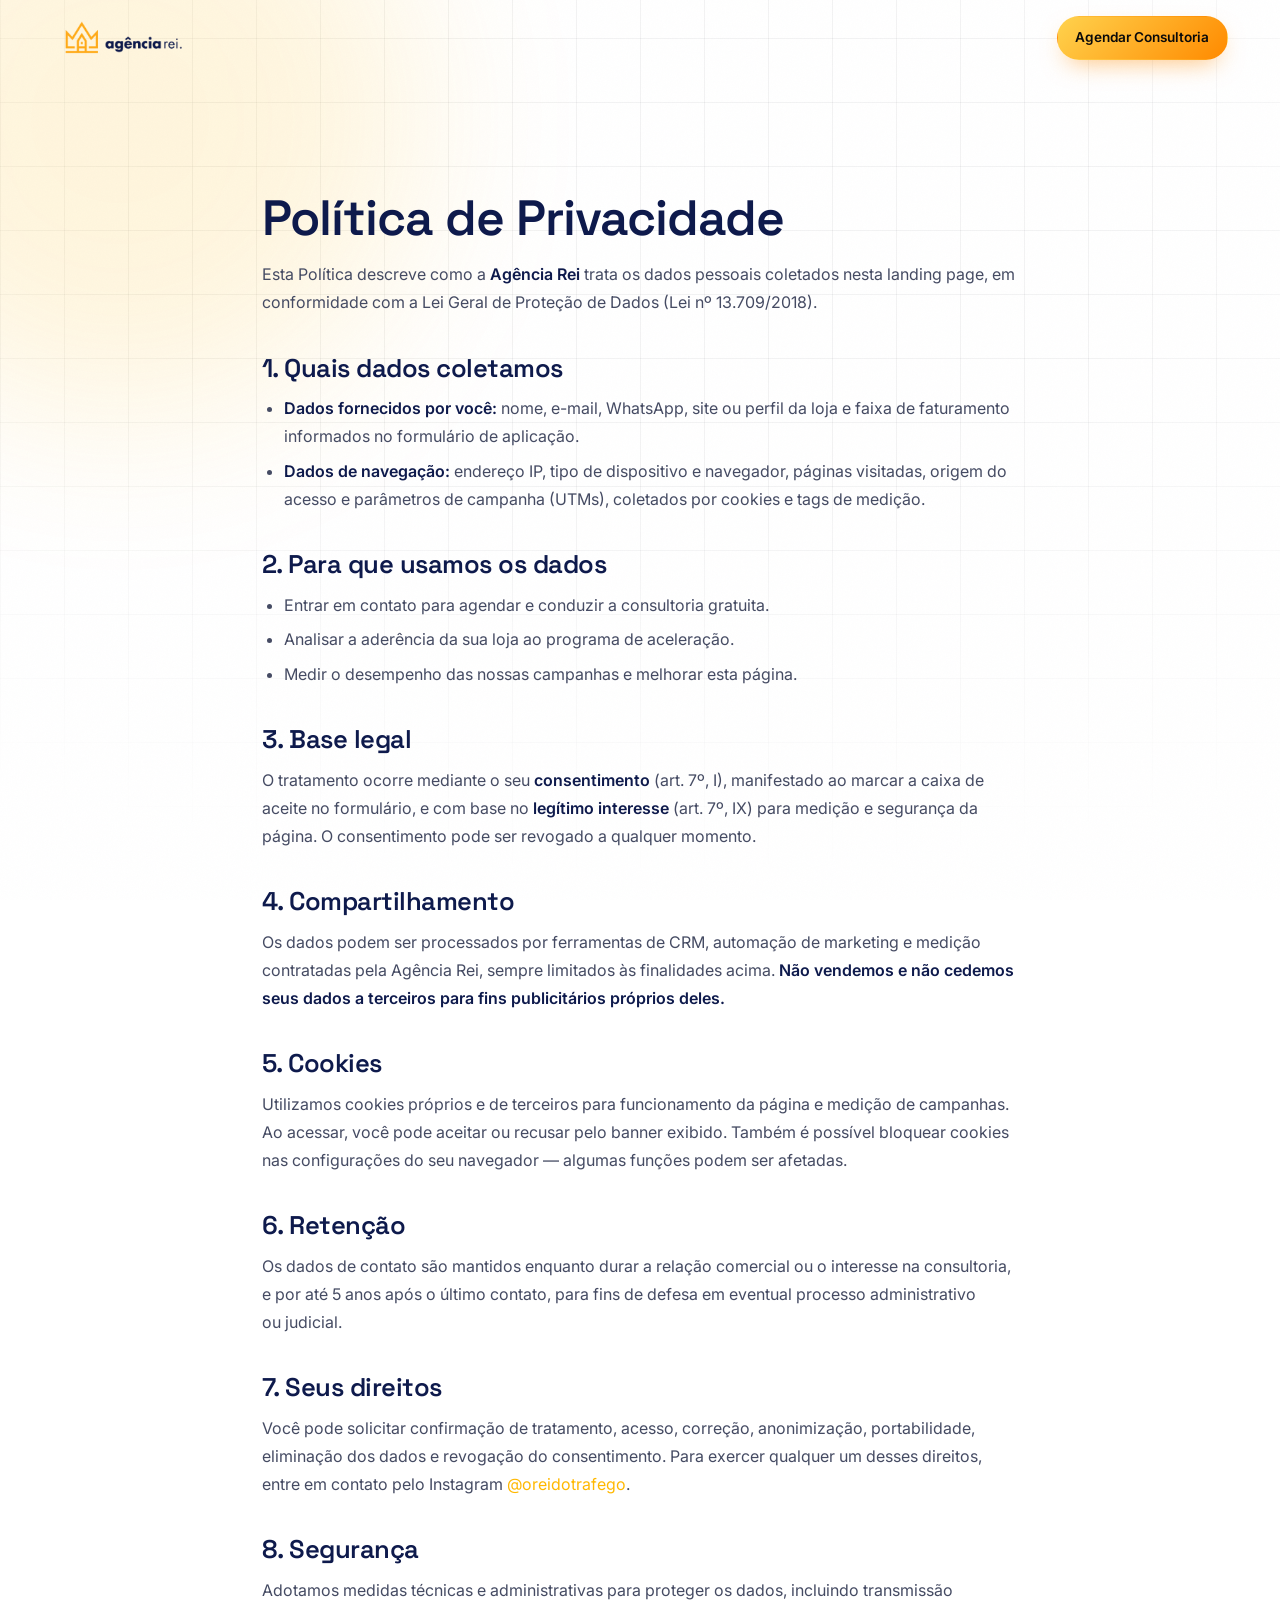
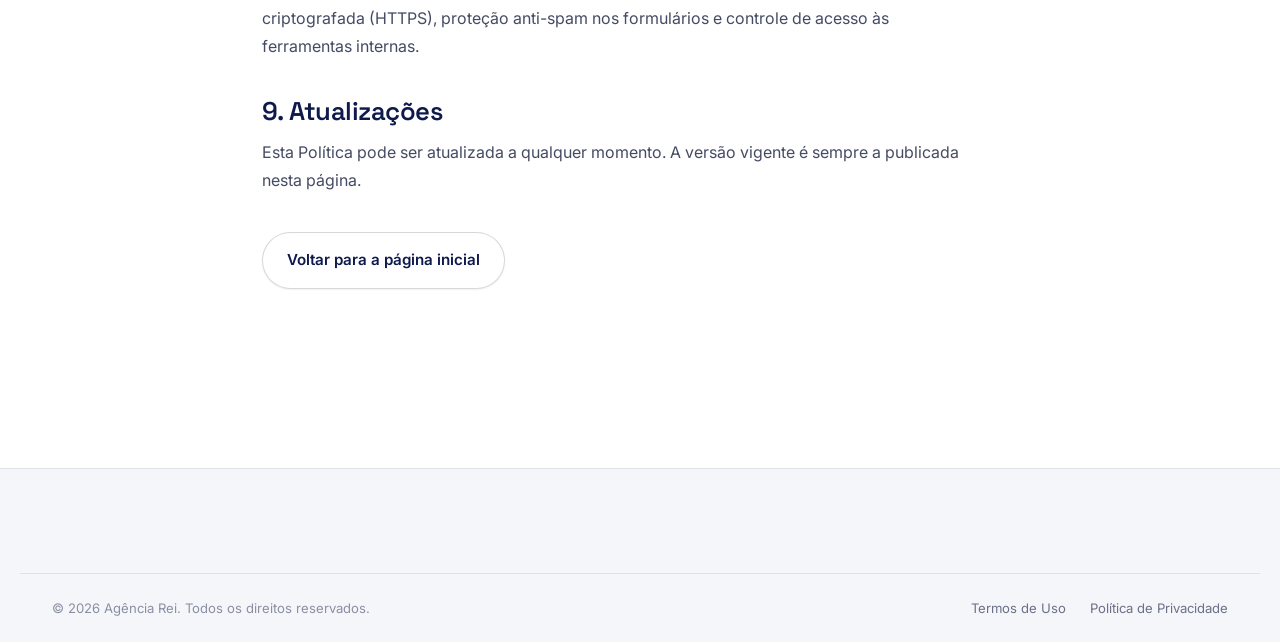
<file: privacidade.html>
<!DOCTYPE html>
<html lang="pt-BR" class="no-js" data-theme="light">
<head>
<meta charset="UTF-8" />
<meta name="viewport" content="width=device-width, initial-scale=1.0, viewport-fit=cover" />
<meta name="theme-color" content="#FFFFFF" />
<title>Política de Privacidade | Agência Rei</title>
<meta name="description" content="Política de Privacidade da Agência Rei, em conformidade com a LGPD (Lei nº 13.709/2018)." />
<meta name="robots" content="noindex, follow" />
<link rel="canonical" href="https://moda.agenciarei.com.br/privacidade.html" />
<link rel="icon" type="image/png" sizes="180x180" href="assets/img/favicon-180.png" />
<link rel="preconnect" href="https://fonts.googleapis.com" />
<link rel="preconnect" href="https://fonts.gstatic.com" crossorigin />
<link href="https://fonts.googleapis.com/css2?family=Space+Grotesk:wght@400;500;600;700&family=Inter:wght@300;400;500;600;700&family=JetBrains+Mono:wght@400;500&display=swap" rel="stylesheet" />
<link rel="stylesheet" href="assets/css/styles.css" />
<link rel="stylesheet" href="assets/css/theme-light.css" />
<script>document.documentElement.classList.remove('no-js');</script>
<style>
  .legal { max-width: 820px; margin-inline: auto; }
  .legal h2 { font-size: clamp(1.2rem, 2.4vw, 1.6rem); margin: 2.4rem 0 .8rem; }
  .legal p, .legal li { line-height: 1.75; }
  .legal ul { list-style: disc; padding-left: 1.4rem; margin-top: .6rem; }
  .legal li { margin-bottom: .4rem; }
</style>
</head>
<body id="topo">

<div class="bg-layers" aria-hidden="true">
  <div class="bg-grid"></div>
  <div class="orb orb--gold"></div>
  <div class="bg-noise"></div>
</div>

<header class="nav" id="nav" data-state="scrolled">
  <div class="container nav__inner">
    <a class="nav__brand" href="index.html" aria-label="Agência Rei — início">
      <picture>
        <source srcset="assets/img/logo-agencia-rei-light.webp" type="image/webp" />
        <img src="assets/img/logo-agencia-rei-light.png" alt="Agência Rei" width="420" height="112" />
      </picture>
    </a>
    <a class="btn btn--primary btn--sm" data-cta="nav-legal" href="index.html#agendar">Agendar Consultoria</a>
  </div>
</header>

<main>
  <section class="section">
    <div class="container legal">
      <h1 class="h2">Política de Privacidade</h1>
      <p style="margin-top:1rem">Esta Política descreve como a <strong>Agência Rei</strong> trata os dados pessoais coletados nesta landing page, em conformidade com a Lei Geral de Proteção de Dados (Lei nº 13.709/2018).</p>

      <h2>1. Quais dados coletamos</h2>
      <ul>
        <li><strong>Dados fornecidos por você:</strong> nome, e-mail, WhatsApp, site ou perfil da loja e faixa de faturamento informados no formulário de aplicação.</li>
        <li><strong>Dados de navegação:</strong> endereço IP, tipo de dispositivo e navegador, páginas visitadas, origem do acesso e parâmetros de campanha (UTMs), coletados por cookies e tags de medição.</li>
      </ul>

      <h2>2. Para que usamos os dados</h2>
      <ul>
        <li>Entrar em contato para agendar e conduzir a consultoria gratuita.</li>
        <li>Analisar a aderência da sua loja ao programa de aceleração.</li>
        <li>Medir o desempenho das nossas campanhas e melhorar esta página.</li>
      </ul>

      <h2>3. Base legal</h2>
      <p>O tratamento ocorre mediante o seu <strong>consentimento</strong> (art. 7º, I), manifestado ao marcar a caixa de aceite no formulário, e com base no <strong>legítimo interesse</strong> (art. 7º, IX) para medição e segurança da página. O consentimento pode ser revogado a qualquer momento.</p>

      <h2>4. Compartilhamento</h2>
      <p>Os dados podem ser processados por ferramentas de CRM, automação de marketing e medição contratadas pela Agência Rei, sempre limitados às finalidades acima. <strong>Não vendemos e não cedemos seus dados a terceiros para fins publicitários próprios deles.</strong></p>

      <h2>5. Cookies</h2>
      <p>Utilizamos cookies próprios e de terceiros para funcionamento da página e medição de campanhas. Ao acessar, você pode aceitar ou recusar pelo banner exibido. Também é possível bloquear cookies nas configurações do seu navegador — algumas funções podem ser afetadas.</p>

      <h2>6. Retenção</h2>
      <p>Os dados de contato são mantidos enquanto durar a relação comercial ou o interesse na consultoria, e por até 5 anos após o último contato, para fins de defesa em eventual processo administrativo ou judicial.</p>

      <h2>7. Seus direitos</h2>
      <p>Você pode solicitar confirmação de tratamento, acesso, correção, anonimização, portabilidade, eliminação dos dados e revogação do consentimento. Para exercer qualquer um desses direitos, entre em contato pelo Instagram <a href="https://www.instagram.com/oreidotrafego" target="_blank" rel="noopener" style="color:var(--gold)">@oreidotrafego</a>.</p>

      <h2>8. Segurança</h2>
      <p>Adotamos medidas técnicas e administrativas para proteger os dados, incluindo transmissão criptografada (HTTPS), proteção anti-spam nos formulários e controle de acesso às ferramentas internas.</p>

      <h2>9. Atualizações</h2>
      <p>Esta Política pode ser atualizada a qualquer momento. A versão vigente é sempre a publicada nesta página.</p>

      <p style="margin-top:2.4rem"><a class="btn btn--ghost" href="index.html">Voltar para a página inicial</a></p>
    </div>
  </section>
</main>

<footer class="footer">
  <div class="container footer__bottom">
    <p>&copy; <span id="year">2026</span> Agência Rei. Todos os direitos reservados.</p>
    <div class="footer__legal">
      <a href="termos.html">Termos de Uso</a>
      <a href="privacidade.html">Política de Privacidade</a>
    </div>
  </div>
</footer>

<script src="assets/js/main.js" defer></script>
</body>
</html>
</file>
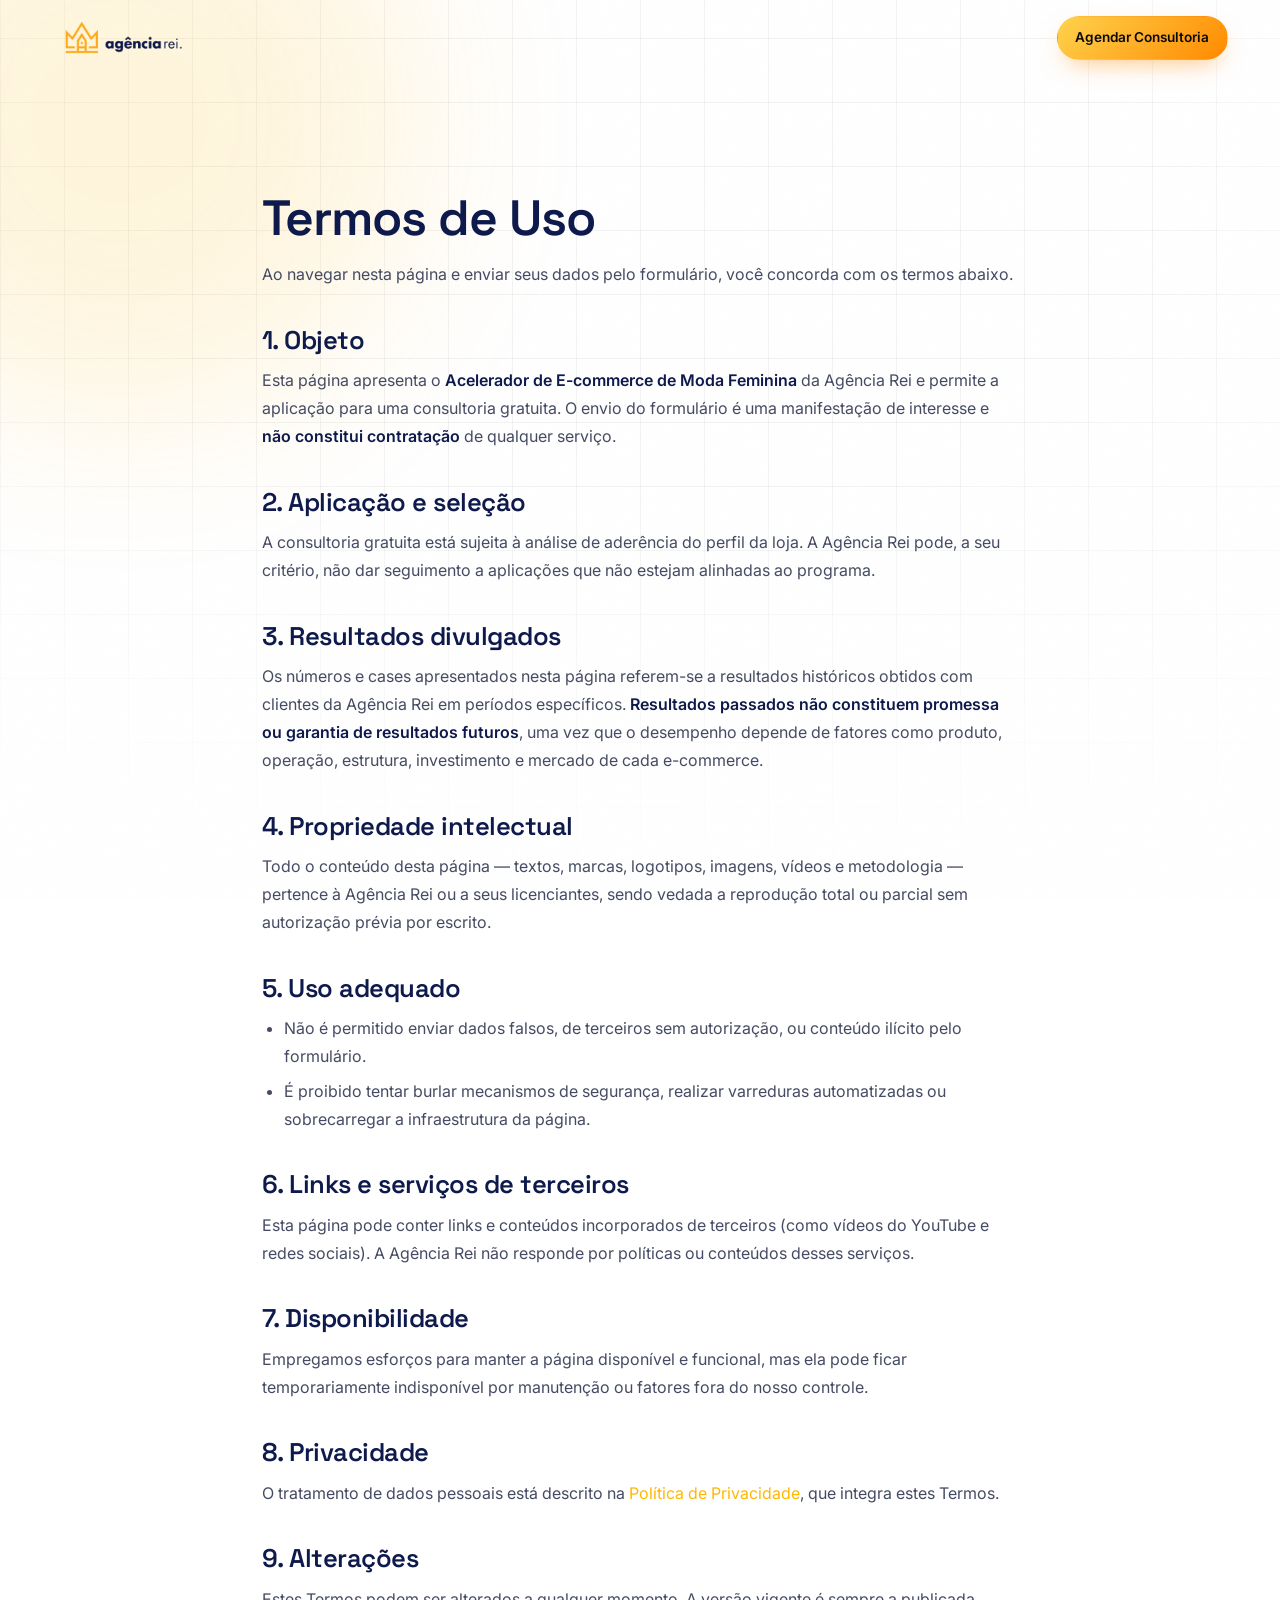
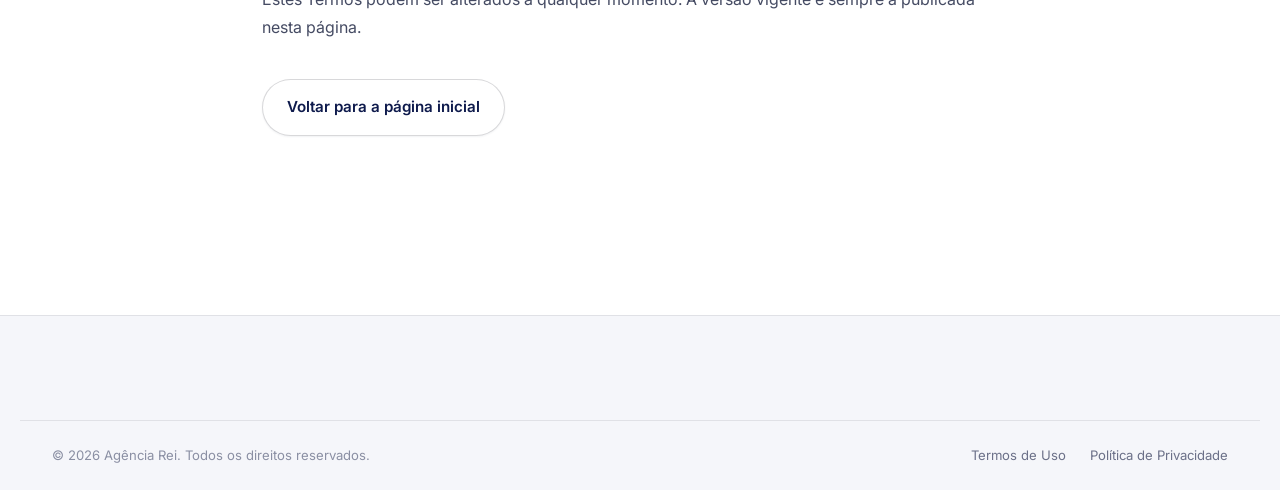
<file: termos.html>
<!DOCTYPE html>
<html lang="pt-BR" class="no-js" data-theme="light">
<head>
<meta charset="UTF-8" />
<meta name="viewport" content="width=device-width, initial-scale=1.0, viewport-fit=cover" />
<meta name="theme-color" content="#FFFFFF" />
<title>Termos de Uso | Agência Rei</title>
<meta name="description" content="Termos de Uso da landing page do Acelerador de E-commerce de Moda Feminina da Agência Rei." />
<meta name="robots" content="noindex, follow" />
<link rel="canonical" href="https://moda.agenciarei.com.br/termos.html" />
<link rel="icon" type="image/png" sizes="180x180" href="assets/img/favicon-180.png" />
<link rel="preconnect" href="https://fonts.googleapis.com" />
<link rel="preconnect" href="https://fonts.gstatic.com" crossorigin />
<link href="https://fonts.googleapis.com/css2?family=Space+Grotesk:wght@400;500;600;700&family=Inter:wght@300;400;500;600;700&family=JetBrains+Mono:wght@400;500&display=swap" rel="stylesheet" />
<link rel="stylesheet" href="assets/css/styles.css" />
<link rel="stylesheet" href="assets/css/theme-light.css" />
<script>document.documentElement.classList.remove('no-js');</script>
<style>
  .legal { max-width: 820px; margin-inline: auto; }
  .legal h2 { font-size: clamp(1.2rem, 2.4vw, 1.6rem); margin: 2.4rem 0 .8rem; }
  .legal p, .legal li { line-height: 1.75; }
  .legal ul { list-style: disc; padding-left: 1.4rem; margin-top: .6rem; }
  .legal li { margin-bottom: .4rem; }
</style>
</head>
<body id="topo">

<div class="bg-layers" aria-hidden="true">
  <div class="bg-grid"></div>
  <div class="orb orb--gold"></div>
  <div class="bg-noise"></div>
</div>

<header class="nav" id="nav" data-state="scrolled">
  <div class="container nav__inner">
    <a class="nav__brand" href="index.html" aria-label="Agência Rei — início">
      <picture>
        <source srcset="assets/img/logo-agencia-rei-light.webp" type="image/webp" />
        <img src="assets/img/logo-agencia-rei-light.png" alt="Agência Rei" width="420" height="112" />
      </picture>
    </a>
    <a class="btn btn--primary btn--sm" data-cta="nav-legal" href="index.html#agendar">Agendar Consultoria</a>
  </div>
</header>

<main>
  <section class="section">
    <div class="container legal">
      <h1 class="h2">Termos de Uso</h1>
      <p style="margin-top:1rem">Ao navegar nesta página e enviar seus dados pelo formulário, você concorda com os termos abaixo.</p>

      <h2>1. Objeto</h2>
      <p>Esta página apresenta o <strong>Acelerador de E-commerce de Moda Feminina</strong> da Agência Rei e permite a aplicação para uma consultoria gratuita. O envio do formulário é uma manifestação de interesse e <strong>não constitui contratação</strong> de qualquer serviço.</p>

      <h2>2. Aplicação e seleção</h2>
      <p>A consultoria gratuita está sujeita à análise de aderência do perfil da loja. A Agência Rei pode, a seu critério, não dar seguimento a aplicações que não estejam alinhadas ao programa.</p>

      <h2>3. Resultados divulgados</h2>
      <p>Os números e cases apresentados nesta página referem-se a resultados históricos obtidos com clientes da Agência Rei em períodos específicos. <strong>Resultados passados não constituem promessa ou garantia de resultados futuros</strong>, uma vez que o desempenho depende de fatores como produto, operação, estrutura, investimento e mercado de cada e-commerce.</p>

      <h2>4. Propriedade intelectual</h2>
      <p>Todo o conteúdo desta página — textos, marcas, logotipos, imagens, vídeos e metodologia — pertence à Agência Rei ou a seus licenciantes, sendo vedada a reprodução total ou parcial sem autorização prévia por escrito.</p>

      <h2>5. Uso adequado</h2>
      <ul>
        <li>Não é permitido enviar dados falsos, de terceiros sem autorização, ou conteúdo ilícito pelo formulário.</li>
        <li>É proibido tentar burlar mecanismos de segurança, realizar varreduras automatizadas ou sobrecarregar a infraestrutura da página.</li>
      </ul>

      <h2>6. Links e serviços de terceiros</h2>
      <p>Esta página pode conter links e conteúdos incorporados de terceiros (como vídeos do YouTube e redes sociais). A Agência Rei não responde por políticas ou conteúdos desses serviços.</p>

      <h2>7. Disponibilidade</h2>
      <p>Empregamos esforços para manter a página disponível e funcional, mas ela pode ficar temporariamente indisponível por manutenção ou fatores fora do nosso controle.</p>

      <h2>8. Privacidade</h2>
      <p>O tratamento de dados pessoais está descrito na <a href="privacidade.html" style="color:var(--gold)">Política de Privacidade</a>, que integra estes Termos.</p>

      <h2>9. Alterações</h2>
      <p>Estes Termos podem ser alterados a qualquer momento. A versão vigente é sempre a publicada nesta página.</p>

      <p style="margin-top:2.4rem"><a class="btn btn--ghost" href="index.html">Voltar para a página inicial</a></p>
    </div>
  </section>
</main>

<footer class="footer">
  <div class="container footer__bottom">
    <p>&copy; <span id="year">2026</span> Agência Rei. Todos os direitos reservados.</p>
    <div class="footer__legal">
      <a href="termos.html">Termos de Uso</a>
      <a href="privacidade.html">Política de Privacidade</a>
    </div>
  </div>
</footer>

<script src="assets/js/main.js" defer></script>
</body>
</html>
</file>
<file: assets/css/styles.css>
/* =========================================================
   Agência Rei — Acelerador de E-commerce de Moda Feminina
   Sistema visual: idvisual-agenciarei.vercel.app
   Dark-first · mobile-first · sem dependências externas
   ========================================================= */

:root {
  /* Backgrounds */
  --bg-base: #07080F;
  --bg-elevated: #0E1019;
  --bg-card: rgba(255, 255, 255, 0.025);
  --bg-card-hover: rgba(255, 255, 255, 0.045);
  --bg-glass: rgba(14, 16, 25, 0.65);

  /* Bordas */
  --border-subtle: rgba(255, 255, 255, 0.07);
  --border-mid: rgba(255, 255, 255, 0.12);
  --border-glow: rgba(255, 184, 0, 0.35);

  /* Texto */
  --text-primary: #FFFFFF;
  --text-secondary: #B0B4C5;
  --text-muted: #6B7088;
  --text-faded: #4A4E63;

  /* Marca */
  --gold: #FFB800;
  --gold-light: #FFD24D;
  --gold-dark: #FF8A00;

  /* Acentos */
  --violet: #7C3AED;
  --cyan: #06B6D4;
  --success: #10B981;
  --danger: #EF4444;

  /* Gradientes */
  --gradient-gold: linear-gradient(135deg, #FFD24D 0%, #FF8A00 100%);
  --gradient-text: linear-gradient(135deg, #FFD24D 0%, #FF8A00 50%, #FF6A00 100%);
  --gradient-card: linear-gradient(180deg, rgba(255,255,255,0.04) 0%, rgba(255,255,255,0.01) 100%);
  --gradient-border: linear-gradient(135deg, rgba(255,184,0,0.4), rgba(124,58,237,0.3), rgba(6,182,212,0.3));

  /* Sombras e brilhos */
  --shadow-sm: 0 1px 2px rgba(0,0,0,0.4);
  --shadow-md: 0 8px 24px rgba(0,0,0,0.4);
  --shadow-lg: 0 24px 60px rgba(0,0,0,0.5);
  --glow-gold: 0 0 40px rgba(255, 184, 0, 0.35), 0 0 80px rgba(255, 138, 0, 0.15);

  /* Espaçamento */
  --space-xs: 0.5rem;
  --space-sm: 1rem;
  --space-md: 1.5rem;
  --space-lg: 2.5rem;
  --space-xl: 4rem;
  --space-2xl: 6rem;
  --space-3xl: 9rem;

  /* Raios */
  --radius-sm: 8px;
  --radius-md: 14px;
  --radius-lg: 20px;
  --radius-xl: 28px;
  --radius-pill: 999px;

  /* Tipografia */
  --font-display: 'Space Grotesk', 'Inter', system-ui, sans-serif;
  --font-body: 'Inter', system-ui, -apple-system, sans-serif;
  --font-mono: 'JetBrains Mono', ui-monospace, monospace;

  /* Layout */
  --container-max: 1240px;
  --container-pad: clamp(1rem, 4vw, 2rem);

  /* Transições */
  --t-fast: 0.18s cubic-bezier(0.4, 0, 0.2, 1);
  --t-base: 0.32s cubic-bezier(0.4, 0, 0.2, 1);
  --t-slow: 0.6s cubic-bezier(0.4, 0, 0.2, 1);
}

/* ---------- Reset ---------- */
*, *::before, *::after { box-sizing: border-box; }
* { margin: 0; padding: 0; }

html {
  scroll-behavior: smooth;
  scroll-padding-top: 88px;
  -webkit-text-size-adjust: 100%;
}

body {
  font-family: var(--font-body);
  font-size: 1rem;
  line-height: 1.55;
  color: var(--text-secondary);
  background: var(--bg-base);
  overflow-x: hidden;          /* trava scroll horizontal em mobile */
  -webkit-font-smoothing: antialiased;
}

img, picture, video, canvas, svg { display: block; max-width: 100%; height: auto; }
input, button, select, textarea { font: inherit; color: inherit; }
a { color: inherit; text-decoration: none; }
ul, ol { list-style: none; }

::selection { background: rgba(255, 184, 0, 0.28); color: #fff; }

:focus-visible {
  outline: 2px solid var(--gold);
  outline-offset: 3px;
  border-radius: 4px;
}

.skip-link {
  position: absolute; left: -9999px; top: 0; z-index: 999;
  background: var(--gold); color: #0A0A0A; font-weight: 600;
  padding: .8rem 1.2rem; border-radius: 0 0 var(--radius-sm) 0;
}
.skip-link:focus { left: 0; }

.sr-only {
  position: absolute; width: 1px; height: 1px; padding: 0; margin: -1px;
  overflow: hidden; clip: rect(0 0 0 0); white-space: nowrap; border: 0;
}

/* ---------- Camadas de fundo ---------- */
.bg-layers {
  position: fixed; inset: 0; z-index: 0; pointer-events: none; overflow: hidden;
}
.bg-grid {
  position: absolute; inset: -10%;
  background-image:
    linear-gradient(rgba(255,255,255,.025) 1px, transparent 1px),
    linear-gradient(90deg, rgba(255,255,255,.025) 1px, transparent 1px);
  background-size: 64px 64px;
  -webkit-mask-image: radial-gradient(ellipse 80% 60% at 50% 30%, #000 40%, transparent 100%);
  mask-image: radial-gradient(ellipse 80% 60% at 50% 30%, #000 40%, transparent 100%);
  animation: grid-drift 60s linear infinite;
}
.orb {
  position: absolute; border-radius: 50%; filter: blur(80px); opacity: .5;
  animation: float-orb 22s ease-in-out infinite;
}
.orb--gold { width: 600px; height: 600px; top: -180px; left: -180px; background: rgba(255,184,0,.28); }
.orb--violet { width: 500px; height: 500px; top: 38%; right: -220px; background: rgba(124,58,237,.26); animation-delay: -7s; }
.orb--cyan { width: 450px; height: 450px; bottom: -160px; left: 35%; background: rgba(6,182,212,.2); animation-delay: -14s; }
.bg-noise {
  position: absolute; inset: 0; opacity: .035; mix-blend-mode: overlay;
  background-image: url("data:image/svg+xml,%3Csvg xmlns='http://www.w3.org/2000/svg' width='200' height='200'%3E%3Cfilter id='n'%3E%3CfeTurbulence type='fractalNoise' baseFrequency='.8' numOctaves='3'/%3E%3C/filter%3E%3Crect width='200' height='200' filter='url(%23n)'/%3E%3C/svg%3E");
}

@keyframes grid-drift { to { transform: translateY(64px); } }
@keyframes float-orb {
  0%, 100% { transform: translate(0, 0); }
  50% { transform: translate(24px, -32px); }
}

/* ---------- Layout ---------- */
.container {
  width: 100%;
  max-width: var(--container-max);
  margin-inline: auto;
  padding-inline: var(--container-pad);
}

main { position: relative; z-index: 1; }

.section { padding-block: clamp(3.5rem, 9vw, var(--space-3xl)); position: relative; }
.section--tight { padding-block: clamp(3rem, 7vw, var(--space-2xl)); }
.section--elevated { background: linear-gradient(180deg, transparent, rgba(14,16,25,.7) 12%, rgba(14,16,25,.7) 88%, transparent); }

.section__head { max-width: 760px; margin-bottom: clamp(2rem, 4vw, 3.2rem); }
.section__head--center { margin-inline: auto; text-align: center; }
.section__head .lead { margin-top: var(--space-md); }

/* ---------- Tipografia ---------- */
h1, h2, h3, h4 {
  font-family: var(--font-display);
  color: var(--text-primary);
  font-weight: 600;
  line-height: 1.05;
  letter-spacing: -0.02em;
  text-wrap: balance;          /* evita palavras órfãs nos títulos */
}

.h1 { font-size: clamp(2.3rem, 6vw, 4.4rem); }
.h2 { font-size: clamp(1.8rem, 4.2vw, 3.1rem); }
.h3 { font-size: clamp(1.15rem, 2vw, 1.4rem); line-height: 1.2; }

p { text-wrap: pretty; }       /* previne linhas com poucas palavras */

.lead {
  font-size: clamp(1rem, 1.6vw, 1.18rem);
  line-height: 1.6;
  color: var(--text-secondary);
  max-width: 620px;
}
.section__head--center .lead { margin-inline: auto; }

.grad-text {
  background: var(--gradient-text);
  -webkit-background-clip: text;
  background-clip: text;
  color: transparent;
}

strong { color: var(--text-primary); font-weight: 600; }

.eyebrow {
  display: inline-flex; align-items: center; gap: .5rem;
  font-family: var(--font-mono); font-size: .78rem; font-weight: 500;
  letter-spacing: .08em; text-transform: lowercase;
  color: var(--gold);
  background: rgba(255, 184, 0, .09);
  border: 1px solid rgba(255, 184, 0, .2);
  border-radius: var(--radius-pill);
  padding: .4rem .9rem;
  margin-bottom: var(--space-md);
}

/* ---------- Botões ---------- */
.btn {
  display: inline-flex; align-items: center; justify-content: center; gap: .6rem;
  font-family: var(--font-body); font-weight: 600; font-size: .95rem;
  padding: .875rem 1.5rem;
  min-height: 48px;            /* touch target */
  border: 1px solid transparent;
  border-radius: var(--radius-pill);
  cursor: pointer;
  text-align: center;
  transition: transform var(--t-base), box-shadow var(--t-base), background var(--t-base), border-color var(--t-base);
}
.btn:hover { transform: translateY(-2px); }
.btn:active { transform: translateY(0); }

.btn--primary {
  background: var(--gradient-gold);
  color: #0A0A0A;              /* nunca branco sobre o dourado */
  box-shadow: 0 8px 28px -8px rgba(255, 184, 0, .5);
}
.btn--primary:hover { box-shadow: 0 14px 36px -10px rgba(255, 184, 0, .62); }

.btn--ghost {
  background: rgba(255, 255, 255, .04);
  border-color: var(--border-mid);
  color: var(--text-primary);
}
.btn--ghost:hover { background: var(--bg-card-hover); border-color: var(--border-glow); }

.btn--sm { padding: .6rem 1.1rem; font-size: .85rem; min-height: 44px; }
.btn--lg { padding: 1.05rem 2rem; font-size: 1.02rem; min-height: 56px; }
.btn--block { width: 100%; }

/* ---------- Navbar ---------- */
.nav {
  position: sticky; top: 0; z-index: 100;
  background: transparent;
  transition: background var(--t-base), border-color var(--t-base), backdrop-filter var(--t-base);
  border-bottom: 1px solid transparent;
}
.nav[data-state="scrolled"] {
  background: var(--bg-glass);
  backdrop-filter: blur(16px);
  -webkit-backdrop-filter: blur(16px);
  border-bottom-color: var(--border-subtle);
}
.nav__inner {
  display: flex; align-items: center; justify-content: space-between; gap: var(--space-sm);
  min-height: 76px;
}
.nav__brand img { width: 148px; height: auto; }
.nav__menu { display: none; }
.nav__links { display: flex; align-items: center; gap: clamp(.8rem, 1.6vw, 1.6rem); }
.nav__links a {
  font-size: .9rem; color: var(--text-secondary);
  transition: color var(--t-fast);
  position: relative; padding-block: .4rem;
}
.nav__links a:hover, .nav__links a.is-active { color: var(--text-primary); }
.nav__links a.is-active::after {
  content: ""; position: absolute; left: 0; right: 0; bottom: -2px; height: 2px;
  background: var(--gradient-gold); border-radius: 2px;
}
.nav__toggle {
  display: inline-flex; flex-direction: column; justify-content: center; gap: 5px;
  width: 46px; height: 46px; padding: 0 10px;
  background: rgba(255,255,255,.04); border: 1px solid var(--border-mid);
  border-radius: var(--radius-sm); cursor: pointer;
}
.nav__toggle span {
  display: block; height: 2px; width: 100%; background: var(--text-primary); border-radius: 2px;
  transition: transform var(--t-base), opacity var(--t-base);
}
.nav.is-open .nav__toggle span:nth-child(1) { transform: translateY(7px) rotate(45deg); }
.nav.is-open .nav__toggle span:nth-child(2) { opacity: 0; }
.nav.is-open .nav__toggle span:nth-child(3) { transform: translateY(-7px) rotate(-45deg); }

.nav__drawer {
  display: none;
  position: absolute; left: 0; right: 0; top: 100%;
  background: var(--bg-glass);
  backdrop-filter: blur(18px); -webkit-backdrop-filter: blur(18px);
  border-top: 1px solid var(--border-subtle);
  border-bottom: 1px solid var(--border-subtle);
  padding: var(--space-sm) var(--container-pad) var(--space-md);
}
.nav.is-open .nav__drawer { display: block; }
.nav__drawer a {
  display: block; padding: .95rem .25rem; min-height: 48px;
  color: var(--text-secondary); border-bottom: 1px solid var(--border-subtle);
}
.nav__drawer a:last-of-type { border-bottom: 0; }
.nav__drawer .btn { margin-top: var(--space-sm); }

/* ---------- Hero ---------- */
.hero { padding-top: clamp(2.5rem, 6vw, 4.5rem); padding-bottom: clamp(3rem, 7vw, 6rem); }
/* No hero de duas colunas o título divide a largura: escala um pouco menor que o padrão da ID */
.hero .h1 { font-size: clamp(2.15rem, 4.6vw, 3.7rem); }
.hero__grid { display: grid; gap: 1.15rem; align-items: center; }

/* Mobile: a cena entra logo abaixo do H1, antes do subtítulo e dos CTAs.
   `display: contents` promove os filhos do bloco de texto a itens do grid,
   permitindo reordenar sem mexer na ordem do HTML (que serve ao desktop e ao SEO). */
.hero__text { display: contents; }
.hero__text > .eyebrow { order: 1; justify-self: start; margin-bottom: 0; }
.hero__text > .h1 { order: 2; }
.hero__media { order: 3; margin-block: .35rem; }
.hero__text > .hero__sub { order: 4; margin-top: 0; }
.hero__text > .hero__actions { order: 5; margin-top: .5rem; }
.hero__actions { display: flex; flex-wrap: wrap; gap: var(--space-sm); margin-top: var(--space-lg); }
.hero__sub { margin-top: var(--space-md); font-size: clamp(1rem, 1.5vw, 1.15rem); line-height: 1.65; max-width: 60ch; }

.hero__media { position: relative; }

/* Cena do hero: chapa (foto sem as bolsas) + recortes das bolsas por cima */
.hero__scene {
  position: relative;
  border-radius: var(--radius-xl);
  border: 1px solid var(--border-mid);
  box-shadow: var(--shadow-lg);
  overflow: hidden;
  perspective: 900px;
  transform: translateZ(0);
}
.hero__plate { width: 100%; aspect-ratio: 4 / 5; object-fit: cover; display: block; }

.hero__bag {
  position: absolute;
  left: var(--l);
  top: var(--t);
  width: var(--w);
  height: auto;
  transform:
    translate3d(var(--tx, 0px), var(--ty, 0px), 0)
    rotate(var(--rot, 0deg))
    scale(var(--sc, 1));
  transform-origin: center;
  will-change: transform;
  /* Volta suave à posição original quando o hero sai da tela */
  transition: transform .55s cubic-bezier(0.4, 0, 0.2, 1), filter .55s cubic-bezier(0.4, 0, 0.2, 1);
  filter: drop-shadow(0 var(--sh-y, 0px) var(--sh-b, 0px) rgba(7, 8, 15, var(--sh-a, 0)));
}
/* Enquanto o efeito está ativo o JS assume o controle quadro a quadro */
.hero__scene.is-floating .hero__bag { transition: none; }
.hero__badge {
  position: absolute; left: 50%; bottom: -22px; transform: translateX(-50%);
  display: flex; align-items: center; gap: .7rem;
  width: max-content; max-width: calc(100% - 2rem);
  background: var(--bg-glass);
  backdrop-filter: blur(16px); -webkit-backdrop-filter: blur(16px);
  border: 1px solid var(--border-mid);
  border-radius: var(--radius-pill);
  padding: .7rem 1.1rem;
  box-shadow: var(--shadow-md);
}
.hero__badge img { width: 26px; height: auto; }
.hero__badge span { font-family: var(--font-mono); font-size: .74rem; color: var(--text-secondary); letter-spacing: .04em; }

/* ---------- Cards ---------- */
.card {
  background: var(--gradient-card);
  border: 1px solid var(--border-subtle);
  border-radius: var(--radius-lg);
  padding: clamp(1.4rem, 2.4vw, 2rem);
  transition: transform var(--t-base), border-color var(--t-base), background var(--t-base);
  height: 100%;
}
.card:hover {
  transform: translateY(-4px);
  border-color: var(--border-glow);
  background: var(--bg-card-hover);
}
.card__text { margin-top: .7rem; font-size: .96rem; }

.grid { display: grid; gap: var(--space-md); }
.grid--3 { grid-template-columns: 1fr; }
.grid--2 { grid-template-columns: 1fr; }

/* ---------- Estatísticas ---------- */
.stat { text-align: left; }
.stat__num {
  font-family: var(--font-display); font-weight: 700;
  font-size: clamp(2.2rem, 5vw, 3.2rem); line-height: 1;
  background: var(--gradient-text);
  -webkit-background-clip: text; background-clip: text; color: transparent;
  letter-spacing: -0.02em;
}
.stat__label { margin-top: .8rem; font-size: .98rem; color: var(--text-secondary); }

/* ---------- Blocos de duas colunas ---------- */
.split { display: grid; gap: clamp(2rem, 4vw, 3.5rem); align-items: center; }
.split__media img {
  width: 100%; border-radius: var(--radius-lg);
  border: 1px solid var(--border-mid);
  box-shadow: var(--shadow-lg);
}
.split__media--square img { aspect-ratio: 1 / 1; object-fit: cover; }
.split__media--wide img { aspect-ratio: 16 / 10; object-fit: cover; }
/* Retrato (foto do CEO): não deixa a coluna da imagem esticar demais */
.split__media--portrait img { aspect-ratio: 4 / 5; object-fit: cover; max-width: 460px; margin-inline: auto; }

.prose > * + * { margin-top: var(--space-sm); }
.prose p { font-size: clamp(1rem, 1.4vw, 1.08rem); line-height: 1.7; }

/* Mobile: tag e título entram antes da imagem (mesma técnica do hero —
   reordenação por grid, sem duplicar conteúdo nem mexer na ordem do HTML) */
.split--intro-first { gap: 1rem; }
.split--intro-first .prose { display: contents; }
.split--intro-first .prose > * { margin-top: 0; }
.split--intro-first .prose > .eyebrow { order: 1; justify-self: start; margin-bottom: 0; }
.split--intro-first .prose > .h2 { order: 2; }
.split--intro-first .split__media { order: 3; margin-block: .4rem; }
.split--intro-first .prose > p { order: 4; }

/* ---------- Pilares ---------- */
.pillar { position: relative; overflow: hidden; }
.pillar__tag {
  font-family: var(--font-mono); font-size: .72rem; letter-spacing: .08em;
  color: var(--gold); text-transform: lowercase;
}
.pillar__title { margin-top: .45rem; }
.pillar::after {
  content: ""; position: absolute; inset: 0; border-radius: inherit; pointer-events: none;
  padding: 1px; background: var(--gradient-border);
  -webkit-mask: linear-gradient(#000 0 0) content-box, linear-gradient(#000 0 0);
  -webkit-mask-composite: xor; mask-composite: exclude;
  opacity: 0; transition: opacity var(--t-base);
}
.pillar:hover::after { opacity: 1; }

.note {
  margin-top: var(--space-lg);
  font-style: italic;
  color: var(--text-primary);
  font-size: clamp(1rem, 1.6vw, 1.15rem);
  border-left: 2px solid var(--gold);
  padding-left: var(--space-md);
}

/* ---------- Fluxo / timeline ---------- */
.steps { counter-reset: step; display: grid; gap: var(--space-sm); }
.step {
  display: grid; grid-template-columns: 44px 1fr; gap: var(--space-sm); align-items: start;
  background: var(--gradient-card);
  border: 1px solid var(--border-subtle);
  border-radius: var(--radius-md);
  padding: 1.1rem 1.2rem;
  transition: border-color var(--t-base), transform var(--t-base);
}
.step:hover { border-color: var(--border-glow); transform: translateX(4px); }
.step__n {
  counter-increment: step;
  display: grid; place-items: center;
  width: 44px; height: 44px; border-radius: var(--radius-pill);
  background: rgba(255, 184, 0, .1);
  border: 1px solid rgba(255, 184, 0, .28);
  font-family: var(--font-mono); font-size: .95rem; color: var(--gold);
}
.step__n::before { content: counter(step, decimal-leading-zero); }
.step__body h3 { font-size: 1.05rem; }
.step__body p { margin-top: .25rem; font-size: .95rem; }

/* ---------- Vídeos (facade leve do YouTube) ---------- */
.videos { display: grid; gap: var(--space-md); grid-template-columns: 1fr; }
/* No mobile os vídeos verticais ficariam altos demais em largura total */
.videos > .video { max-width: 340px; margin-inline: auto; width: 100%; }
.video {
  position: relative; width: 100%; overflow: hidden;
  border-radius: var(--radius-lg);
  border: 1px solid var(--border-mid);
  background: var(--bg-elevated);
  aspect-ratio: 16 / 9;
  cursor: pointer;
}
.video--short { aspect-ratio: 9 / 16; }
.video img { width: 100%; height: 100%; object-fit: cover; transition: transform var(--t-slow), opacity var(--t-base); }
.video:hover img { transform: scale(1.04); opacity: .82; }
.video iframe { position: absolute; inset: 0; width: 100%; height: 100%; border: 0; }
.video__play {
  position: absolute; inset: 0; display: grid; place-items: center;
  background: linear-gradient(180deg, rgba(7,8,15,.15), rgba(7,8,15,.55));
  border: 0; width: 100%; height: 100%; cursor: pointer; padding: 0;
}
.video__play span {
  display: grid; place-items: center;
  width: 68px; height: 68px; border-radius: var(--radius-pill);
  background: var(--gradient-gold);
  box-shadow: var(--glow-gold);
  transition: transform var(--t-base);
}
.video__play:hover span { transform: scale(1.08); }
.video__play svg { width: 26px; height: 26px; color: #0A0A0A; margin-left: 3px; }

/* ---------- Formulário ---------- */
.form-card {
  background: var(--bg-glass);
  backdrop-filter: blur(16px); -webkit-backdrop-filter: blur(16px);
  border: 1px solid var(--border-mid);
  border-radius: var(--radius-xl);
  padding: clamp(1.5rem, 3vw, 2.4rem);
  box-shadow: var(--shadow-lg);
}
.field { position: relative; margin-bottom: 1.1rem; }
.field input, .field select {
  width: 100%;
  background: rgba(255,255,255,.03);
  border: 1px solid var(--border-mid);
  border-radius: var(--radius-md);
  padding: 1.5rem .95rem .6rem;
  color: var(--text-primary);
  transition: border-color var(--t-base), box-shadow var(--t-base), background var(--t-base);
}
.field select { appearance: none; padding-right: 2.4rem; }
.field select:not(.has-value) { color: transparent; }
.field__arrow { position: absolute; right: 1rem; top: 1.5rem; width: 16px; height: 16px; color: var(--text-muted); pointer-events: none; }
.field input::placeholder { color: transparent; }
.field label {
  position: absolute; left: .98rem; top: 1.15rem;
  color: var(--text-muted); font-size: .98rem; pointer-events: none;
  transform-origin: left top;
  transition: transform var(--t-fast), color var(--t-fast);
}
.field input:focus, .field select:focus {
  outline: none;
  border-color: var(--border-glow);
  background: rgba(255,255,255,.05);
  box-shadow: 0 0 0 4px rgba(255, 184, 0, .1);
}
.field input:focus + label,
.field input:not(:placeholder-shown) + label,
.field select:focus + label,
.field select.has-value + label {
  transform: translateY(-.68rem) scale(.76);
  color: var(--gold);
}
.field--error input, .field--error select { border-color: var(--danger); }
.field--ok input, .field--ok select { border-color: rgba(16, 185, 129, .5); }
.field__msg { display: none; margin-top: .4rem; font-size: .8rem; color: var(--danger); }
.field--error .field__msg { display: block; }

.hp { position: absolute; left: -9999px; width: 1px; height: 1px; overflow: hidden; }

.consent {
  display: flex; gap: .7rem; align-items: flex-start;
  font-size: .84rem; color: var(--text-muted);
  margin: .4rem 0 1.2rem;
  cursor: pointer;
}
.consent input {
  flex: 0 0 auto; width: 20px; height: 20px; margin-top: .1rem;
  accent-color: var(--gold);
}
.consent a { color: var(--gold); text-decoration: underline; }
.consent--error { color: var(--danger); }

.form-note { margin-top: 1rem; font-size: .78rem; color: var(--text-faded); text-align: center; }
.form-alert {
  display: none; margin-bottom: 1rem; padding: .9rem 1rem;
  border-radius: var(--radius-md); font-size: .9rem;
  background: rgba(239, 68, 68, .12); border: 1px solid rgba(239, 68, 68, .35); color: #FCA5A5;
}
.form-alert.is-visible { display: block; }

.form-ok { display: none; text-align: center; padding: 1.5rem .5rem; }
.form-ok__ic {
  width: 64px; height: 64px; border-radius: var(--radius-pill);
  display: grid; place-items: center; margin: 0 auto 1.2rem;
  background: var(--gradient-gold); box-shadow: var(--glow-gold);
}
.form-ok__ic svg { width: 30px; height: 30px; color: #0A0A0A; }
.form-ok p { margin-top: .6rem; }
.is-sent .form-fields { display: none; }
.is-sent .form-ok { display: block; }

/* ---------- Rodapé ---------- */
.footer {
  position: relative; z-index: 1;
  border-top: 1px solid var(--border-subtle);
  background: rgba(14, 16, 25, .6);
  padding-block: clamp(2.5rem, 5vw, 4rem) var(--space-md);
  margin-top: var(--space-xl);
}
.footer__grid { display: grid; gap: var(--space-lg); }
.footer__brand img { width: 168px; }
.footer__brand p { margin-top: var(--space-sm); font-size: .92rem; max-width: 40ch; }
.footer h3 {
  font-family: var(--font-mono); font-size: .76rem; font-weight: 500;
  letter-spacing: .08em; text-transform: lowercase; color: var(--gold);
  margin-bottom: var(--space-sm);
}
.footer__col a {
  display: block; padding: .42rem 0; font-size: .92rem; color: var(--text-secondary);
  transition: color var(--t-fast), transform var(--t-fast);
}
.footer__col a:hover { color: var(--gold); transform: translateX(3px); }
.footer__bottom {
  margin-top: var(--space-lg); padding-top: var(--space-md);
  border-top: 1px solid var(--border-subtle);
  display: flex; flex-wrap: wrap; gap: .6rem var(--space-md);
  justify-content: space-between; align-items: center;
  font-size: .82rem; color: var(--text-faded);
}
.footer__legal { display: flex; flex-wrap: wrap; gap: var(--space-md); }
.footer__legal a { color: var(--text-muted); }
.footer__legal a:hover { color: var(--gold); }

/* ---------- CTA fixo no mobile ---------- */
.sticky-cta {
  position: fixed; left: 0; right: 0; bottom: 0; z-index: 90;
  padding: .7rem var(--container-pad) calc(.7rem + env(safe-area-inset-bottom));
  background: var(--bg-glass);
  backdrop-filter: blur(16px); -webkit-backdrop-filter: blur(16px);
  border-top: 1px solid var(--border-subtle);
  transform: translateY(110%);
  transition: transform var(--t-base);
}
.sticky-cta.is-visible { transform: translateY(0); }

/* ---------- Cookies ---------- */
.cookie {
  /* fica acima do CTA fixo no mobile para não cobrir nenhum botão de conversão */
  position: fixed; left: var(--container-pad); right: var(--container-pad);
  bottom: calc(78px + env(safe-area-inset-bottom));
  z-index: 95;
  max-width: 560px; margin-inline: auto;
  background: var(--bg-glass);
  backdrop-filter: blur(18px); -webkit-backdrop-filter: blur(18px);
  border: 1px solid var(--border-mid);
  border-radius: var(--radius-lg);
  padding: 1rem 1.1rem;
  box-shadow: var(--shadow-lg);
  display: grid; gap: .8rem;
}
.cookie[hidden] { display: none; }
.cookie p { font-size: .84rem; color: var(--text-secondary); }
.cookie a { color: var(--gold); text-decoration: underline; }
.cookie__actions { display: flex; gap: .6rem; flex-wrap: wrap; }
.cookie__actions .btn { flex: 1 1 auto; }

/* ---------- Reveal (coreografia de entrada) ---------- */
.reveal {
  opacity: 0; transform: translateY(24px);
  transition: opacity var(--t-slow), transform var(--t-slow);
}
.reveal.in-view { opacity: 1; transform: none; }
.reveal[data-delay="1"] { transition-delay: .09s; }
.reveal[data-delay="2"] { transition-delay: .18s; }
.reveal[data-delay="3"] { transition-delay: .27s; }
.reveal[data-delay="4"] { transition-delay: .36s; }
.reveal[data-delay="5"] { transition-delay: .45s; }

/* Sem JS, o conteúdo aparece normalmente */
.no-js .reveal { opacity: 1; transform: none; }

/* ---------- Breakpoints ---------- */
@media (min-width: 640px) {
  .grid--2 { grid-template-columns: repeat(2, 1fr); }
  .videos { grid-template-columns: repeat(2, 1fr); }
  .cookie { display: flex; align-items: center; justify-content: space-between; max-width: 720px; }
  .cookie__actions .btn { flex: 0 0 auto; }
  .cookie p { font-size: .82rem; }
}

@media (min-width: 900px) {
  .nav__menu { display: flex; align-items: center; gap: var(--space-md); }
  .nav__toggle, .nav__drawer { display: none !important; }
  .grid--3 { grid-template-columns: repeat(3, 1fr); }

  /* Desktop: volta às duas colunas, com o texto como bloco único */
  .hero__grid { grid-template-columns: 1.05fr .95fr; gap: clamp(2rem, 5vw, 4rem); }
  .hero__text { display: block; }
  .hero__text > .eyebrow { margin-bottom: var(--space-md); }
  .hero__text > .hero__sub { margin-top: var(--space-md); }
  .hero__text > .hero__actions { margin-top: var(--space-lg); }
  .hero__media { order: 0; margin-block: 0; }
  .split { grid-template-columns: 1fr 1fr; }
  .split--reverse .split__media { order: 2; }

  /* Desktop: bloco de texto volta a ser um bloco só, ao lado da imagem */
  .split--intro-first { gap: clamp(2rem, 4vw, 3.5rem); }
  .split--intro-first .prose { display: block; }
  .split--intro-first .prose > * + * { margin-top: var(--space-sm); }
  .split--intro-first .prose > .eyebrow { margin-bottom: var(--space-md); }
  .split--intro-first .split__media { order: 0; margin-block: 0; }
  .steps { grid-template-columns: repeat(2, 1fr); gap: var(--space-md); }
  .videos { grid-template-columns: repeat(3, 1fr); align-items: start; }
  .footer__grid { grid-template-columns: 1.4fr 1fr 1fr; }
  .sticky-cta { display: none; }
  /* Sem CTA fixo no desktop, o aviso encosta no canto e libera o centro da tela */
  .cookie { left: auto; right: 1.4rem; bottom: 1.4rem; margin-inline: 0; max-width: 520px; }
}

@media (min-width: 1120px) {
  .hero__grid { grid-template-columns: 1.1fr .9fr; gap: 4.5rem; }
}

/* ---------- Acessibilidade: movimento reduzido ---------- */
@media (prefers-reduced-motion: reduce) {
  html { scroll-behavior: auto; }
  *, *::before, *::after {
    animation-duration: .001ms !important;
    animation-iteration-count: 1 !important;
    transition-duration: .001ms !important;
  }
  .reveal { opacity: 1; transform: none; }
}
</file>
<file: assets/css/theme-light.css>
/* =========================================================
   TEMA CLARO (teste) — fundo branco
   Carregue depois de styles.css e adicione data-theme="light"
   na tag <html>. Sem o atributo, este arquivo é inerte.

   Não é uma inversão automática: o dourado da marca perde
   contraste sobre branco, então texto e bordas usam tons mais
   fechados do próprio âmbar, e o gradiente dos botões (com
   texto #0A0A0A) é mantido igual ao da identidade.
   ========================================================= */

:root[data-theme="light"] {
  /* Fundos */
  --bg-base: #FFFFFF;
  --bg-elevated: #F5F6FA;
  --bg-card: #FFFFFF;
  --bg-card-hover: #FFFFFF;
  --bg-glass: rgba(255, 255, 255, 0.82);

  /* Bordas */
  --border-subtle: rgba(14, 16, 25, 0.09);
  --border-mid: rgba(14, 16, 25, 0.16);
  --border-glow: rgba(255, 138, 0, 0.55);

  /* Texto — a navy da marca como tinta principal */
  --text-primary: #0E1A4C;
  --text-secondary: #454B63;
  --text-muted: #6B7088;
  --text-faded: #8A8FA3;

  /* Âmbar fechado para texto pequeno sobre branco (contraste AA) */
  --gold-ink: #A35A00;

  /* Gradientes */
  --gradient-card: linear-gradient(180deg, #FFFFFF 0%, #FBFBFD 100%);
  --gradient-text: linear-gradient(135deg, #FF9500 0%, #F06400 55%, #D94A00 100%);
  --gradient-border: linear-gradient(135deg, rgba(255,138,0,.55), rgba(124,58,237,.28), rgba(6,182,212,.28));

  /* Sombras suaves — as do tema escuro ficam pesadas no branco */
  --shadow-sm: 0 1px 2px rgba(14, 26, 76, .06);
  --shadow-md: 0 10px 26px -12px rgba(14, 26, 76, .18);
  --shadow-lg: 0 28px 60px -28px rgba(14, 26, 76, .28);
  --glow-gold: 0 0 34px rgba(255, 138, 0, .28);
}

/* ---------- Camadas de fundo ---------- */
:root[data-theme="light"] .bg-grid {
  background-image:
    linear-gradient(rgba(14, 16, 25, .05) 1px, transparent 1px),
    linear-gradient(90deg, rgba(14, 16, 25, .05) 1px, transparent 1px);
}
:root[data-theme="light"] .orb { opacity: .38; filter: blur(90px); }
:root[data-theme="light"] .orb--gold { background: rgba(255, 184, 0, .35); }
:root[data-theme="light"] .orb--violet { background: rgba(124, 58, 237, .16); }
:root[data-theme="light"] .orb--cyan { background: rgba(6, 182, 212, .14); }
:root[data-theme="light"] .bg-noise { opacity: .022; mix-blend-mode: multiply; }

/* ---------- Elementos de marca ---------- */
:root[data-theme="light"] .eyebrow {
  color: var(--gold-ink);
  background: rgba(255, 184, 0, .14);
  border-color: rgba(255, 138, 0, .32);
}
:root[data-theme="light"] .pillar__tag,
:root[data-theme="light"] .footer h3 { color: var(--gold-ink); }

:root[data-theme="light"] ::selection { background: rgba(255, 149, 0, .3); color: var(--text-primary); }

/* ---------- Navbar ---------- */
:root[data-theme="light"] .nav[data-state="scrolled"] {
  background: rgba(255, 255, 255, .85);
  box-shadow: 0 1px 0 rgba(14, 16, 25, .06);
}
:root[data-theme="light"] .nav__toggle {
  background: #FFFFFF;
  border-color: var(--border-mid);
  box-shadow: var(--shadow-sm);
}
:root[data-theme="light"] .nav__toggle span { background: var(--text-primary); }
:root[data-theme="light"] .nav__drawer { background: rgba(255, 255, 255, .96); }

/* O logo troca no HTML (logo-agencia-rei-light: coroa dourada + texto navy),
   nunca por filtro de cor. */

/* A cena do hero é uma foto de estúdio clara: no tema claro a moldura
   escura some e a peça se integra ao fundo branco. */
:root[data-theme="light"] .hero__scene {
  border-color: rgba(14, 16, 25, .1);
  box-shadow: var(--shadow-lg);
}

/* ---------- Superfícies ---------- */
:root[data-theme="light"] .section--elevated {
  background: linear-gradient(180deg, transparent, var(--bg-elevated) 10%, var(--bg-elevated) 90%, transparent);
}
:root[data-theme="light"] .card {
  background: var(--gradient-card);
  border-color: var(--border-subtle);
  box-shadow: var(--shadow-sm);
}
:root[data-theme="light"] .card:hover {
  border-color: var(--border-glow);
  box-shadow: var(--shadow-md);
}
:root[data-theme="light"] .step { background: #FFFFFF; box-shadow: var(--shadow-sm); }
:root[data-theme="light"] .step__n {
  background: rgba(255, 184, 0, .16);
  border-color: rgba(255, 138, 0, .4);
  color: var(--gold-ink);
}
:root[data-theme="light"] .note { color: var(--text-primary); border-left-color: var(--gold-dark); }

:root[data-theme="light"] .hero__badge,
:root[data-theme="light"] .form-card,
:root[data-theme="light"] .cookie {
  background: rgba(255, 255, 255, .92);
  border-color: var(--border-mid);
}
:root[data-theme="light"] .sticky-cta {
  background: rgba(255, 255, 255, .92);
  border-top-color: var(--border-subtle);
}

/* ---------- Botões ---------- */
:root[data-theme="light"] .btn--ghost {
  background: #FFFFFF;
  border-color: var(--border-mid);
  color: var(--text-primary);
  box-shadow: var(--shadow-sm);
}
:root[data-theme="light"] .btn--ghost:hover { background: #FBFBFD; border-color: var(--border-glow); }
:root[data-theme="light"] .btn--primary { box-shadow: 0 10px 26px -10px rgba(255, 138, 0, .6); }

/* ---------- Formulário ---------- */
:root[data-theme="light"] .field input,
:root[data-theme="light"] .field select {
  background: #FFFFFF;
  border-color: var(--border-mid);
}
:root[data-theme="light"] .field input:focus,
:root[data-theme="light"] .field select:focus {
  background: #FFFFFF;
  border-color: var(--gold-dark);
  box-shadow: 0 0 0 4px rgba(255, 138, 0, .14);
}
:root[data-theme="light"] .field input:focus + label,
:root[data-theme="light"] .field input:not(:placeholder-shown) + label,
:root[data-theme="light"] .field select:focus + label,
:root[data-theme="light"] .field select.has-value + label { color: var(--gold-ink); }
:root[data-theme="light"] .consent a,
:root[data-theme="light"] .cookie a,
:root[data-theme="light"] .footer__col a:hover,
:root[data-theme="light"] .nav__links a.is-active { color: var(--gold-ink); }
:root[data-theme="light"] .form-alert {
  background: rgba(239, 68, 68, .08);
  border-color: rgba(239, 68, 68, .3);
  color: #B42318;
}

/* ---------- Rodapé ---------- */
:root[data-theme="light"] .footer {
  background: var(--bg-elevated);
  border-top-color: var(--border-subtle);
}
</file>
